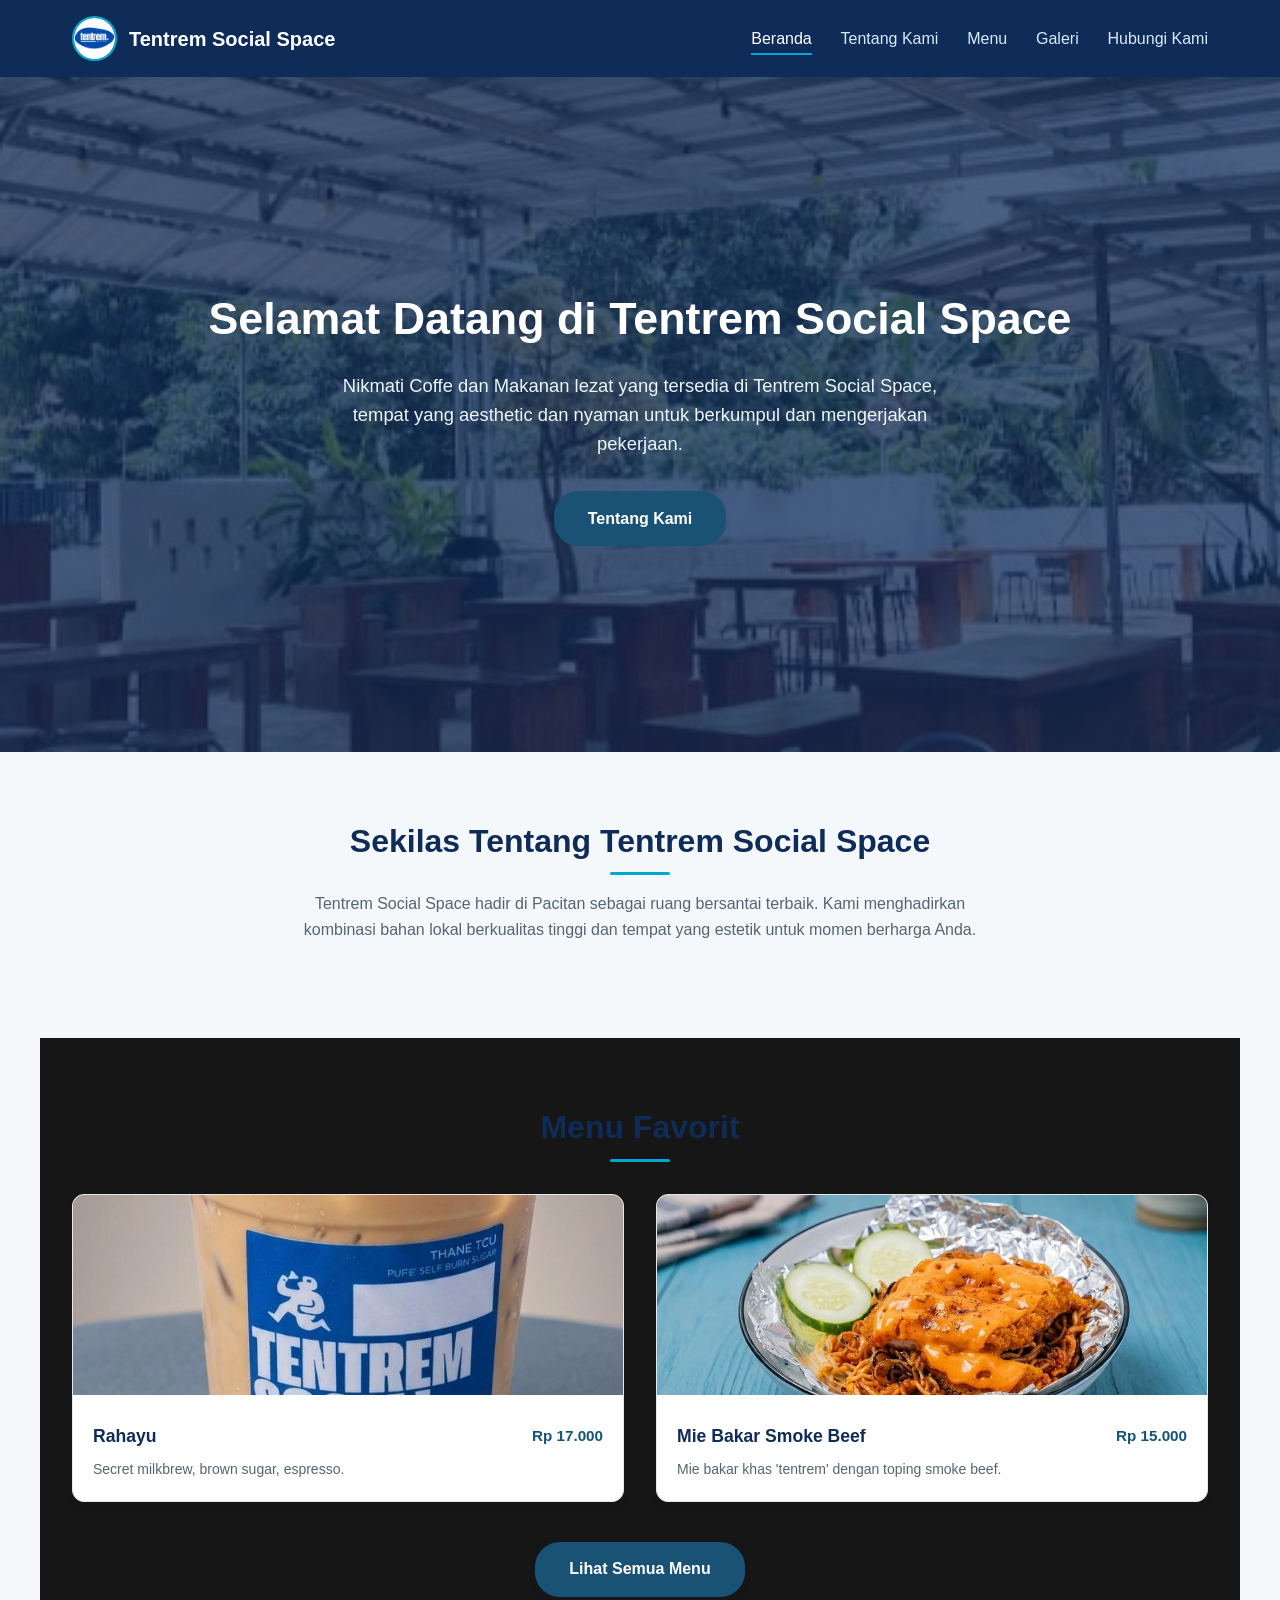
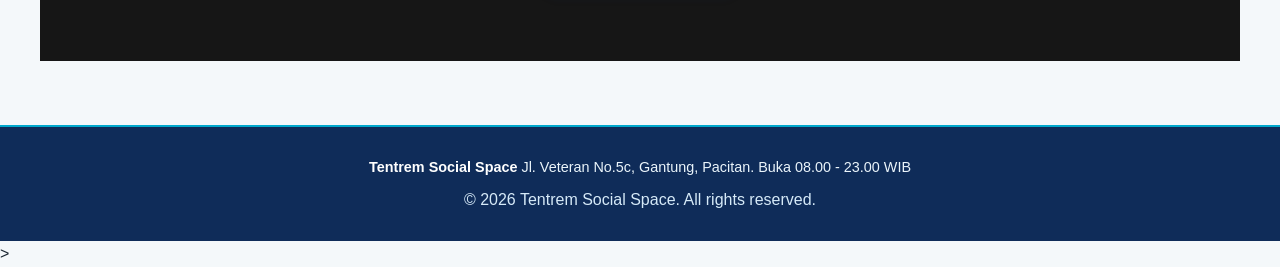
<file: index.html>
<!DOCTYPE html>
<html lang="id">
<head>
  <meta charset="UTF-8">
  <meta name="viewport" content="width=device-width, initial-scale=1.0">
  <title>Tentrem Social Space - Beranda</title>
  <link rel="stylesheet" href="style.css">
</head>
<body>

  <header class="header">
    <nav class="navbar">
      <div class="logo">
        <img src="tentrem.jpeg.jpeg" alt="Tentrem Social Space Logo" class="logo-image">
        <span>Tentrem Social Space</span>
      </div>
      <ul class="nav-links">
        <li><a href="index.html" class="active">Beranda</a></li>
        <li><a href="tentang.html">Tentang Kami</a></li>
        <li><a href="menu.html">Menu</a></li>
        <li><a href="galeri.html">Galeri</a></li>
        <li><a href="kontak.html">Hubungi Kami</a></li>
      </ul>
    </nav>
  </header>

  <main>
    <section class="hero">
      <h1>Selamat Datang di Tentrem Social Space</h1>
      <p>Nikmati Coffe dan Makanan lezat yang tersedia di Tentrem Social Space, tempat yang aesthetic dan nyaman untuk berkumpul dan mengerjakan pekerjaan.</p>
      <a href="tentang.html" class="btn">Tentang Kami</a>
    </section>

    <section class="section-padding">
      <h2 class="section-title">Sekilas Tentang Tentrem Social Space</h2>
      <p style="text-align: center; max-width: 700px; margin: 0 auto 2rem; color: var(--text-muted);">
        Tentrem Social Space hadir di Pacitan sebagai ruang bersantai terbaik. Kami menghadirkan kombinasi bahan lokal berkualitas tinggi dan tempat yang estetik untuk momen berharga Anda.
      </p>
    </section>

    <section class="section-padding" style="background-color: #161616;">
      <h2 class="section-title">Menu Favorit</h2>
      <div class="menu-grid">
        <article class="menu-card">
          <img src="menuu.jpeg" alt="Rahayu">
          <div class="menu-info">
            <div class="menu-header">
              <h3 class="menu-title">Rahayu</h3>
              <span class="menu-price">Rp 17.000</span>
            </div>
            <p class="menu-desc">Secret milkbrew, brown sugar, espresso.</p>
          </div>
        </article>

        <article class="menu-card">
          <img src="mie-bakar.jpeg" alt="Mie Bakar Smoke Beef">
          <div class="menu-info">
            <div class="menu-header">
              <h3 class="menu-title">Mie Bakar Smoke Beef</h3>
              <span class="menu-price">Rp 15.000</span>
            </div>
            <p class="menu-desc">Mie bakar khas 'tentrem' dengan toping smoke beef.</p>
          </div>
        </article>
      </div>

      <div style="text-align: center; margin-top: 2.5rem;">
        <a href="menu.html" class="btn">Lihat Semua Menu</a>
      </div>
    </section>
  </main>

  <footer class="footer">
    <div class="footer-content">
      <p class="footer-info">
      <strong>Tentrem Social Space</strong> Jl. Veteran No.5c, Gantung, Pacitan. Buka 08.00 - 23.00 WIB</p>
    <p>&copy; 2026 Tentrem Social Space. All rights reserved.</p>
  </footer>

</body>
</html>>
</file>
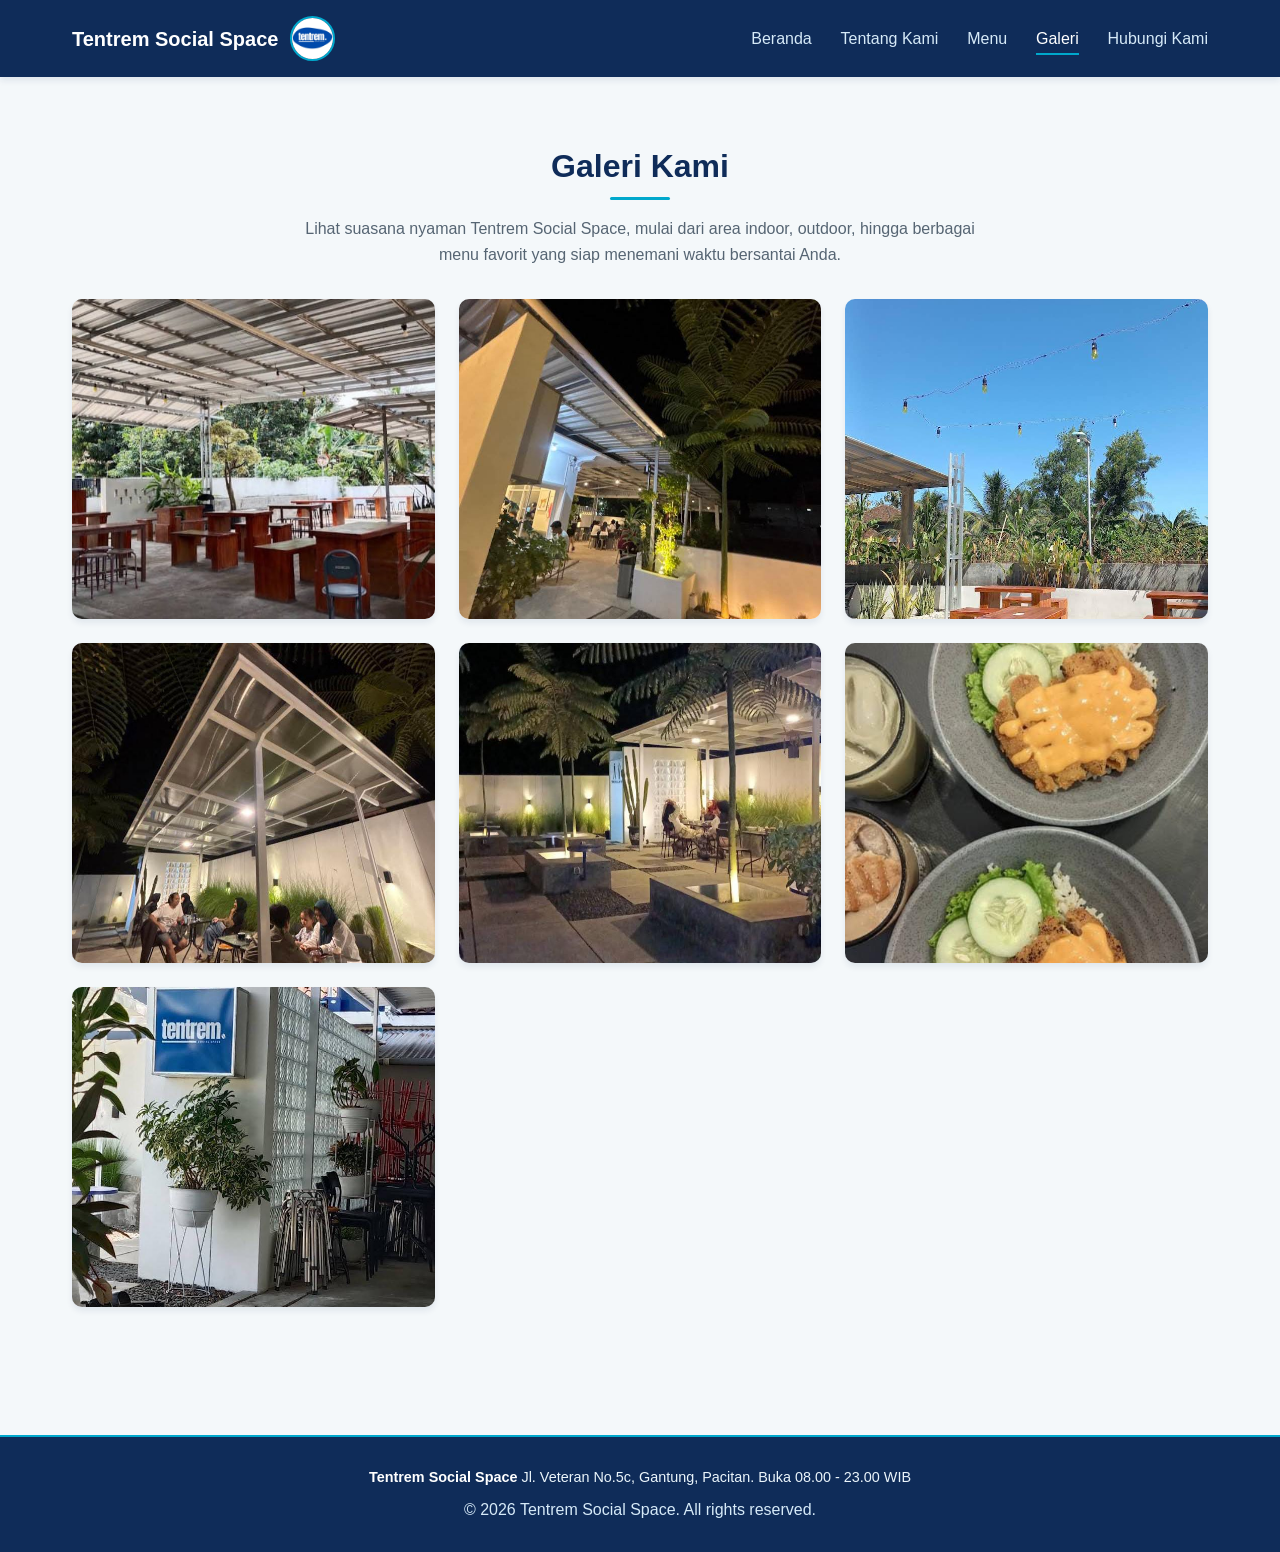
<file: galeri.html>
<!DOCTYPE html>
<html lang="id">
<head>
  <meta charset="UTF-8">
  <meta name="viewport" content="width=device-width, initial-scale=1.0">
  <title>Tentrem Social Space - Galeri</title>
  <link rel="stylesheet" href="style.css">
</head>
<body>

  <header class="header">
    <nav class="navbar">
      <div class="logo">Tentrem Social Space
        <img src="tentrem.jpeg.jpeg" alt="Tentrem Social Space Logo" class="logo-image" width="60">
      </div>
      <ul class="nav-links">
        <li><a href="index.html" >Beranda</a></li>
        <li><a href="tentang.html">Tentang Kami</a></li>
        <li><a href="menu.html">Menu</a></li>
        <li><a href="galeri.html" class="active">Galeri</a></li>
        <li><a href="kontak.html">Hubungi Kami</a></li>
      </ul>
    </nav>
  </header>

  <section class="section-padding">

<h1 class="section-title">Galeri Kami</h1>

<p style="text-align:center; max-width:700px; margin:0 auto 2rem; color:var(--text-muted);">
Lihat suasana nyaman Tentrem Social Space, mulai dari area indoor, outdoor,
hingga berbagai menu favorit yang siap menemani waktu bersantai Anda.
</p>


<div class="gallery-grid">

<img src="terasssss.jpeg" alt="Area Teras Tentrem Social Space">
<img src="terass2.jpeg" alt="Suasana Outdoor">
<img src="terasss3333.jpeg" alt="Area Duduk">
<img src="terasss4.jpeg" alt="Interior Cafe">
<img src="terasss5.jpeg" alt="Spot Nongkrong">
<img src="makanannnn.jpeg" alt="Menu Makanan">
<img src="terasss6.jpeg" alt="Pemandangan Cafe">

</div>

  </section>


<footer class="footer">
    <div class="footer-content">
      <p class="footer-info">
      <strong>Tentrem Social Space</strong> Jl. Veteran No.5c, Gantung, Pacitan. Buka 08.00 - 23.00 WIB</p>
    <p>&copy; 2026 Tentrem Social Space. All rights reserved.</p>
  </footer>

</body>
</html>
</file>
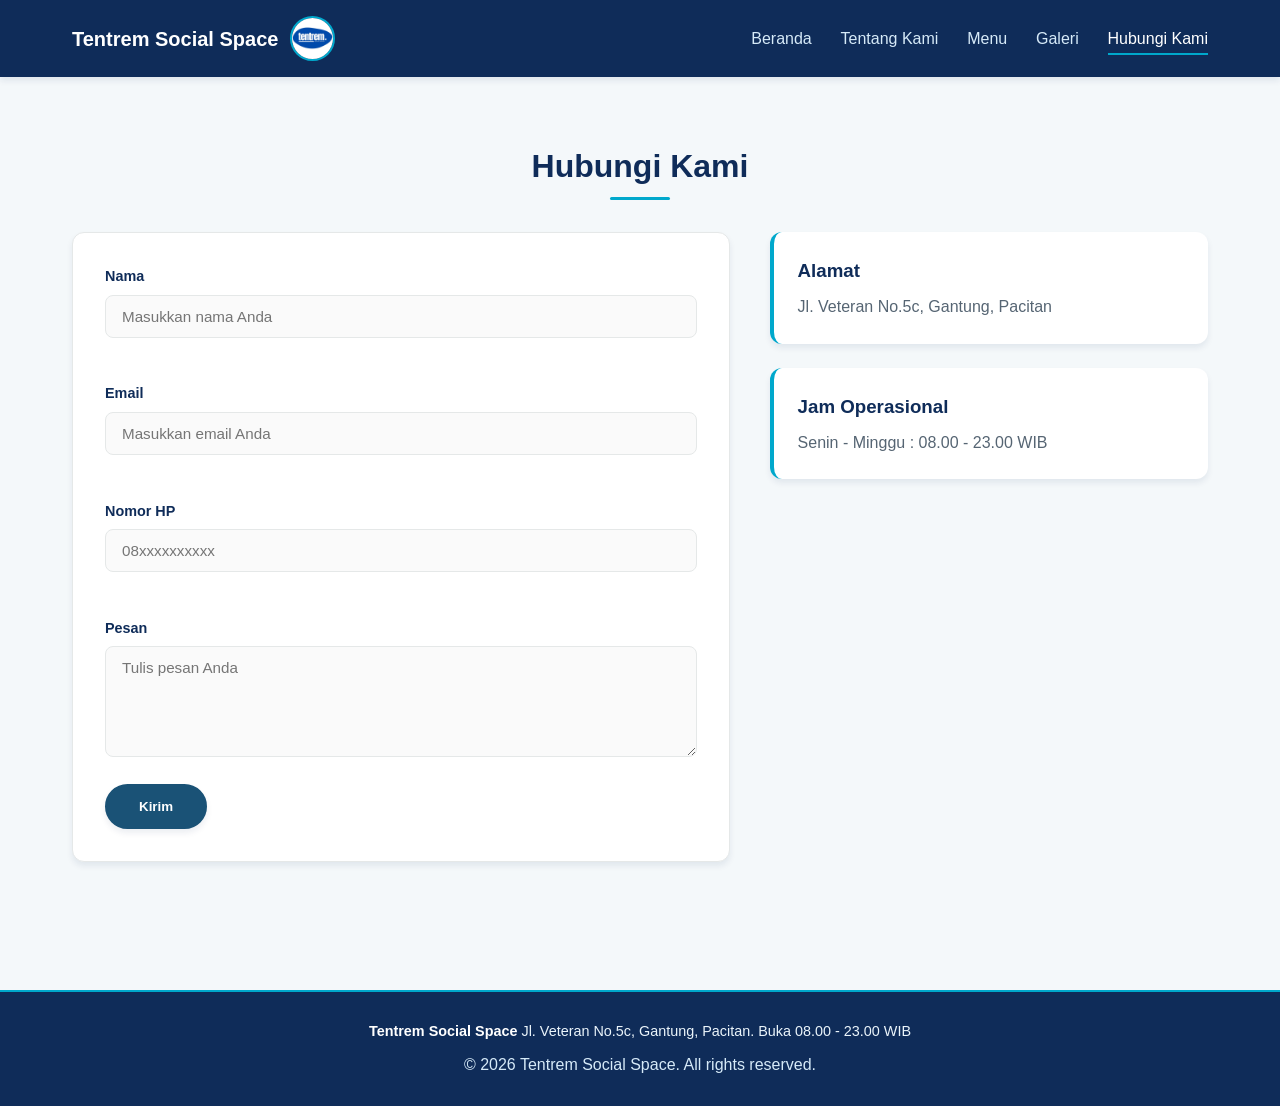
<file: kontak.html>
<!DOCTYPE html>
<html lang="id">
<head>
  <meta charset="UTF-8">
  <meta name="viewport" content="width=device-width, initial-scale=1.0">
  <title>Tentrem Social Space - Kontak</title>
  <link rel="stylesheet" href="style.css">
</head>
<body>

  <header class="header">
    <nav class="navbar">
      <div class="logo">Tentrem Social Space
        <img src="tentrem.jpeg.jpeg" alt="Tentrem Social Space Logo" class="logo-image" width="60">
      </div>
      <ul class="nav-links">
        <li><a href="index.html" >Beranda</a></li>
        <li><a href="tentang.html">Tentang Kami</a></li>
        <li><a href="menu.html">Menu</a></li>
        <li><a href="galeri.html">Galeri</a></li>
        <li><a href="kontak.html" class="active">Hubungi Kami</a></li>
      </ul>
    </nav>
  </header>

  <section class="section-padding">

<h2 class="section-title">Hubungi Kami</h2>



<div class="contact-grid">
  <div class="contact-form">
      <form>
        <div class="form-group">
          <label for="nama">Nama</label>
          <input type="text" id="nama" placeholder="Masukkan nama Anda" required>
        </div>
        <br>
        <div class="form-group">
          <label for="email">Email</label>
          <input type="email" id="email" placeholder="Masukkan email Anda" required>
        </div>
        <br>
        <div class="form-group">
          <label for="hp">Nomor HP</label>
          <input type="tel" id="hp" placeholder="08xxxxxxxxxx" required>
        </div>
        <br>
        <div class="form-group">
          <label for="pesan">Pesan</label>
        <textarea id="pesan" rows="5" placeholder="Tulis pesan Anda" required></textarea>
        </div>

        <button type="submit" class="btn">Kirim</button>
      </form>
  </div>

  <div class="contact-info">
    <div class="info-card">
      <h3>Alamat</h3>
      <p>Jl. Veteran No.5c, Gantung, Pacitan</p>
    </div>
    
    <div class="info-card">
      <h3>Jam Operasional</h3>
      <p>Senin - Minggu : 08.00 - 23.00 WIB</p>
    </div>
  </div>
</div>





</section>
<footer class="footer">
    <div class="footer-content">
      <p class="footer-info">
      <strong>Tentrem Social Space</strong> Jl. Veteran No.5c, Gantung, Pacitan. Buka 08.00 - 23.00 WIB</p>
    <p>&copy; 2026 Tentrem Social Space. All rights reserved.</p>
  </footer>

</body>
</html>
</file>
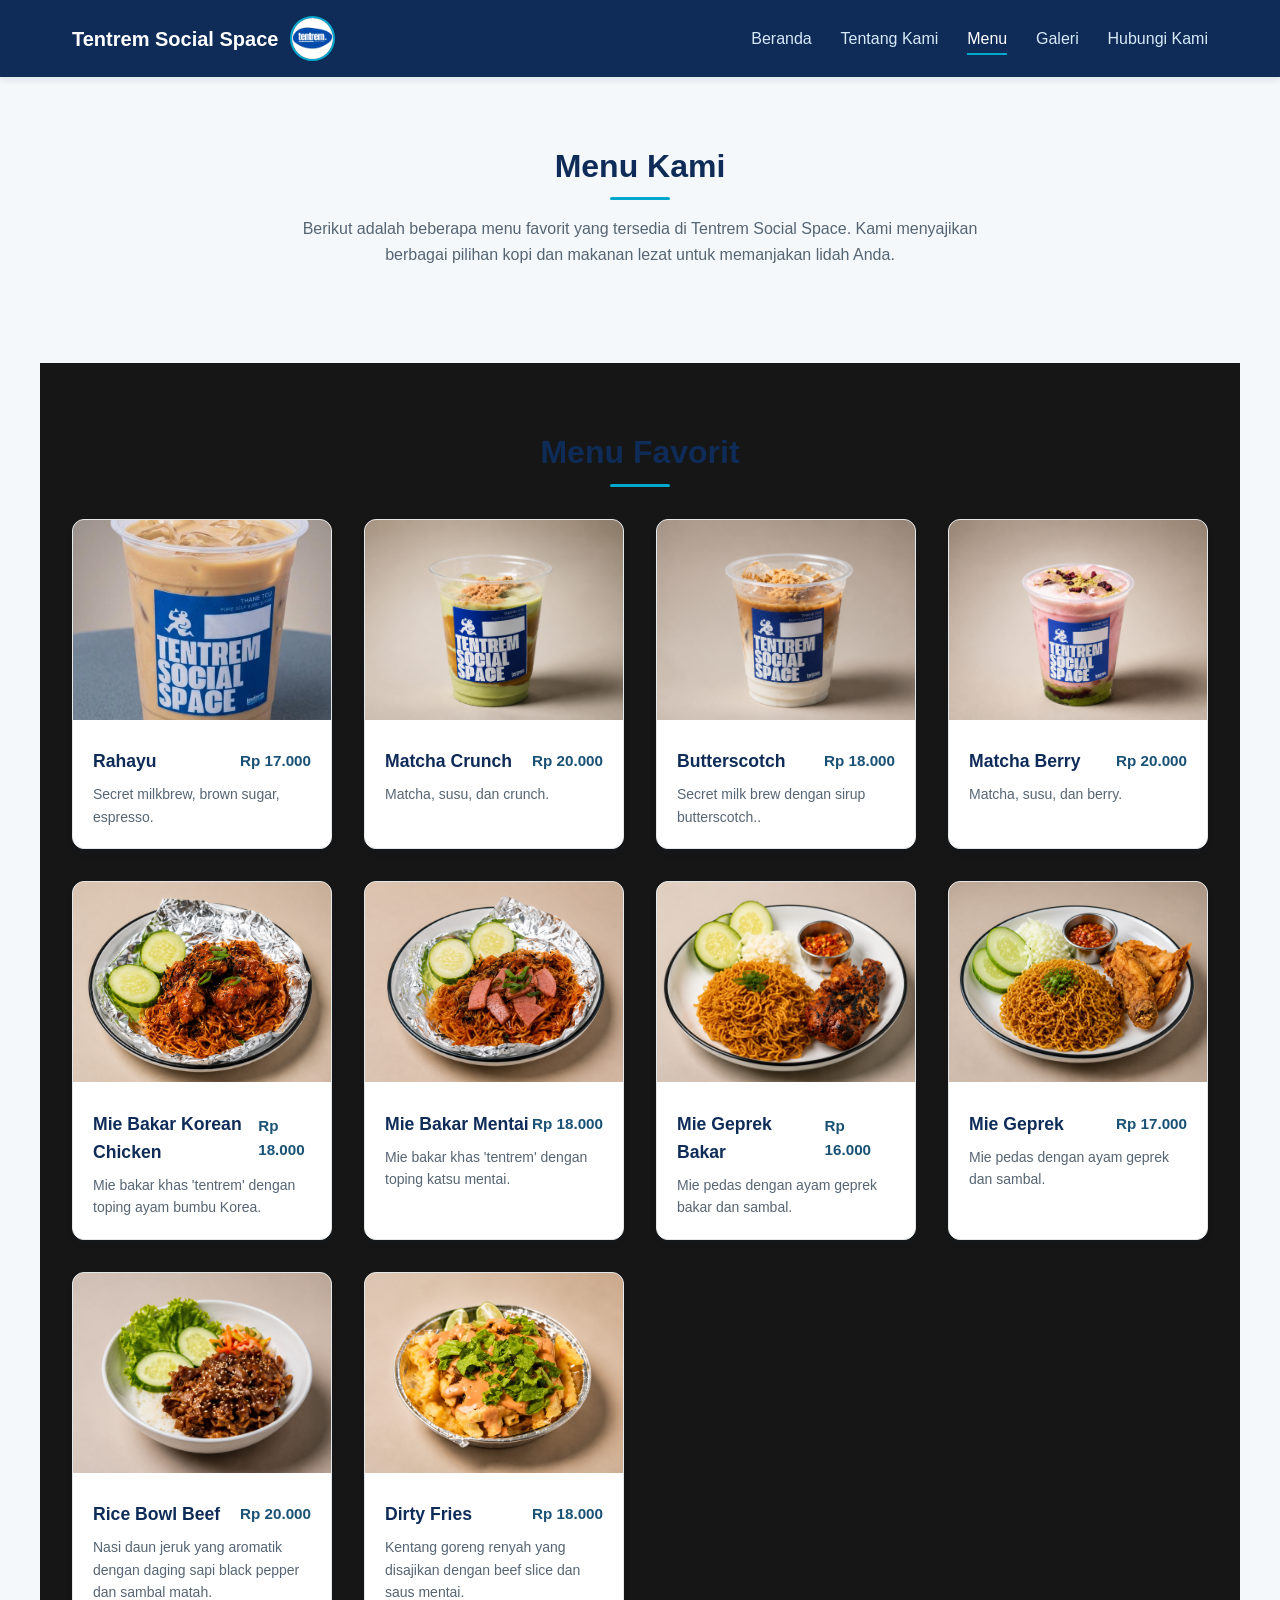
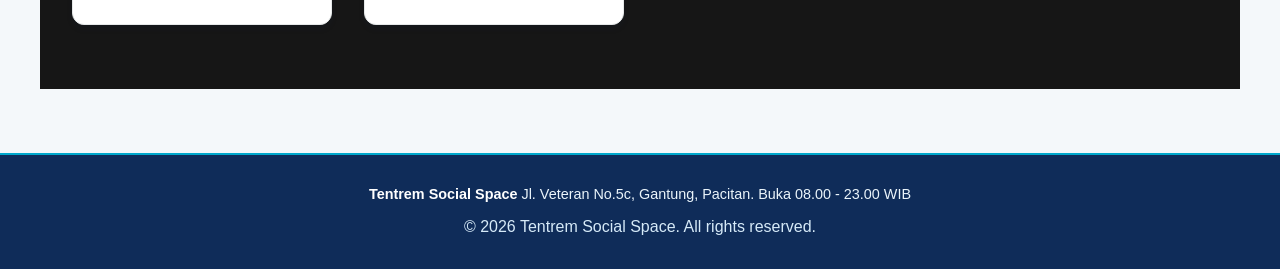
<file: menu.html>
<!DOCTYPE html>
<html lang="en">
<head>
    <meta charset="UTF-8">
    <meta name="viewport" content="width=device-width, initial-scale=1.0">
    <title>Tentrem Social Space - Menu</title>
    <link rel="stylesheet" href="style.css">
</head>
<body>
    
     <header class="header">
    <nav class="navbar">
      <div class="logo">Tentrem Social Space
        <img src="tentrem.jpeg.jpeg" alt="Tentrem Social Space Logo" class="logo-image" width="60">
      </div>
      <ul class="nav-links">
        <li><a href="index.html">Beranda</a></li>
        <li><a href="tentang.html">Tentang Kami</a></li>
        <li><a href="menu.html" class="active">Menu</a></li>
        <li><a href="galeri.html">Galeri</a></li>
        <li><a href="kontak.html">Hubungi Kami</a></li>
      </ul>
    </nav>
  </header>

  <main>
    <section class="section-padding">
        <h1 class="section-title">Menu Kami</h1>
        <p style="text-align: center; max-width: 700px; margin: 0 auto 2rem; color: var(--text-muted);">
            Berikut adalah beberapa menu favorit yang tersedia di Tentrem Social Space. Kami menyajikan berbagai pilihan kopi dan makanan lezat untuk memanjakan lidah Anda.
        </p>
    </section>

    <section class="section-padding" style="background-color: #161616;">
        <h2 class="section-title">Menu Favorit</h2>
        <div class="menu-grid">
            <article class="menu-card">
               <img src="menuu.jpeg" alt="Rahayu" loading="lazy">
                <div class="menu-info">
                    <div class="menu-header">
                        <h3 class="menu-title">Rahayu</h3>
                        <span class="menu-price">Rp 17.000</span>
                    </div>
                    <p class="menu-desc">Secret milkbrew, brown sugar, espresso.</p>
                </div>
            </article>
            <article class="menu-card">
                <img src="matchaaa.png" alt="matcha crunch">
                <div class="menu-info">
                    <div class="menu-header">
                        <h3 class="menu-title">Matcha Crunch</h3>
                        <span class="menu-price">Rp 20.000</span>
                    </div>
                    <p class="menu-desc">Matcha, susu, dan crunch.</p>
                </div>
            </article>
            <article class="menu-card">
                <img src="butterscooth.png" alt="Butterscooth">
                <div class="menu-info">
                    <div class="menu-header">
                        <h3 class="menu-title">Butterscotch</h3>
                        <span class="menu-price">Rp 18.000</span>
                    </div>
                    <p class="menu-desc">Secret milk brew dengan sirup butterscotch..</p>
                </div>
            </article>
            <article class="menu-card">
                <img src="matchastroberi.png" alt="Matcha Berry">
                <div class="menu-info">
                    <div class="menu-header">
                        <h3 class="menu-title">Matcha Berry</h3>
                        <span class="menu-price">Rp 20.000</span>
                    </div>
                    <p class="menu-desc">Matcha, susu, dan berry.</p>
                </div>
            </article>
            <article class="menu-card">
                <img src="mie bakar koreahhh.png" alt="Mie Bakar Korea">
                <div class="menu-info">
                    <div class="menu-header">
                        <h3 class="menu-title">Mie Bakar Korean Chicken</h3>
                        <span class="menu-price">Rp 18.000</span>
                    </div>
                    <p class="menu-desc">Mie bakar khas 'tentrem' dengan toping ayam bumbu Korea.</p>
                </div>
            </article>
            <article class="menu-card">
                <img src="mie bakar mentai.png" alt="Mie Bakar Mentai">
                <div class="menu-info">
                    <div class="menu-header">
                        <h3 class="menu-title">Mie Bakar Mentai</h3>
                        <span class="menu-price">Rp 18.000</span>
                    </div>
                    <p class="menu-desc">Mie bakar khas 'tentrem' dengan toping katsu mentai.</p>
                </div>
            </article>
            <article class="menu-card">
                <img src="mie geprek bakar.png" alt="Mie Geprek Bakar">
                <div class="menu-info">
                    <div class="menu-header">
                        <h3 class="menu-title">Mie Geprek Bakar</h3>
                        <span class="menu-price">Rp 16.000</span>
                    </div>
                    <p class="menu-desc">Mie pedas dengan ayam geprek bakar dan sambal.</p>
                </div>
            </article>
            <article class="menu-card">
                <img src="mie geprek.png" alt="Mie Geprek">
                <div class="menu-info">
                    <div class="menu-header">
                        <h3 class="menu-title">Mie Geprek</h3>
                        <span class="menu-price">Rp 17.000</span>
                    </div>
                    <p class="menu-desc">Mie pedas dengan ayam geprek dan sambal.</p>
                </div>
            </article>
             <article class="menu-card">
                <img src="rice bowlbeef.png" alt="Rice Bowl Beef">
                <div class="menu-info">
                    <div class="menu-header">
                        <h3 class="menu-title">Rice Bowl Beef</h3>
                        <span class="menu-price">Rp 20.000</span>
                    </div>
                    <p class="menu-desc">Nasi daun jeruk yang aromatik dengan daging sapi black pepper dan sambal matah.</p>
                </div>
            </article>
            <article class="menu-card">
                <img src="dirty ffries.png" alt="Dirty Fries">
                <div class="menu-info">
                    <div class="menu-header">
                        <h3 class="menu-title">Dirty Fries</h3>
                        <span class="menu-price">Rp 18.000</span>
                    </div>
                    <p class="menu-desc">Kentang goreng renyah yang disajikan dengan beef slice dan saus mentai.</p>
                </div>
            </article>
        </div>
    </section>
  </main>

<footer class="footer">
    <div class="footer-content">
      <p class="footer-info">
      <strong>Tentrem Social Space</strong> Jl. Veteran No.5c, Gantung, Pacitan. Buka 08.00 - 23.00 WIB</p>
    <p>&copy; 2026 Tentrem Social Space. All rights reserved.</p>
  </footer>

</body>
</html>
</file>
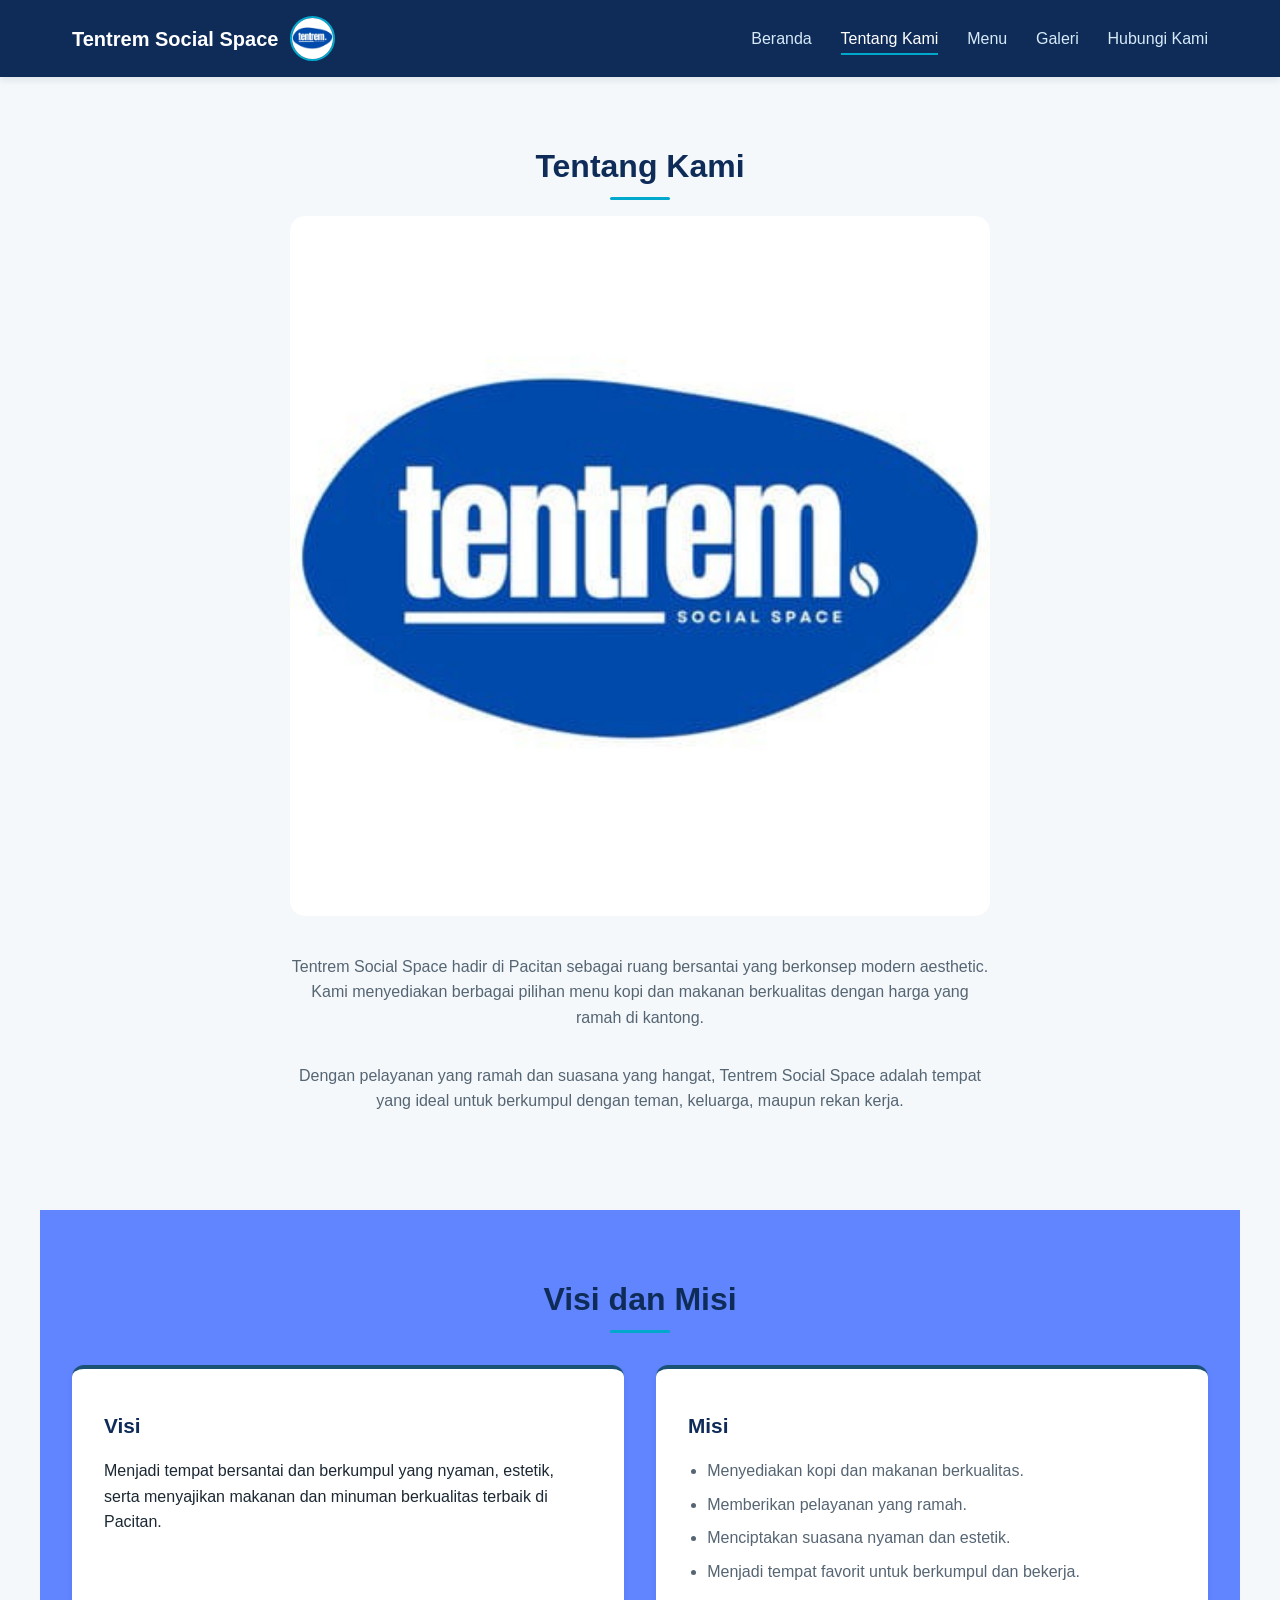
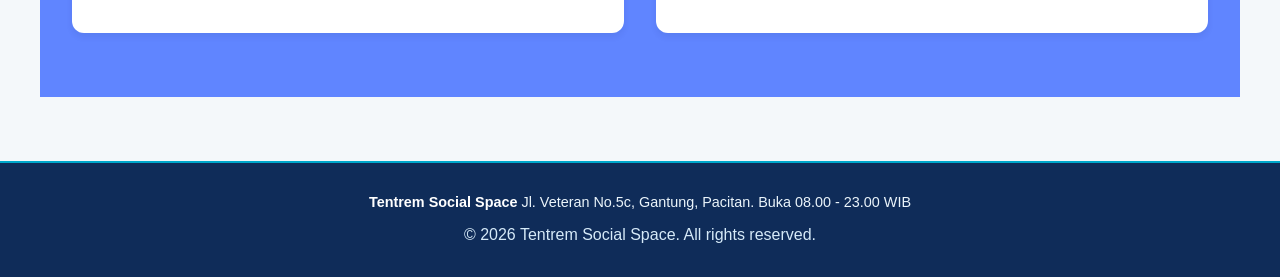
<file: tentang.html>
<!DOCTYPE html>
<html lang="en">
<head>
    <meta charset="UTF-8">
    <meta name="viewport" content="width=device-width, initial-scale=1.0">
    <title>Tentrem Social Space - Tentang</title>
    <link rel="stylesheet" href="style.css">
</head>
<body>

    <header class="header">
    <nav class="navbar">
      <div class="logo">Tentrem Social Space
        <img src="tentrem.jpeg.jpeg" alt="Tentrem Social Space Logo" class="logo-image" width="60">
      </div>
      <ul class="nav-links">
        <li><a href="index.html" >Beranda</a></li>
        <li><a href="tentang.html" class="active">Tentang Kami</a></li>
        <li><a href="menu.html">Menu</a></li>
        <li><a href="galeri.html">Galeri</a></li>
        <li><a href="kontak.html">Hubungi Kami</a></li>
      </ul>
    </nav>
  </header>
  
    <main>
        <section class="section-padding">
            <h1 class="section-title">Tentang Kami</h1>

            <div style="text-align:center; margin-bottom:30px;">
                 <img src="tentrem.jpeg.jpeg"
                  alt="Tentrem Social Space"
                  style="width:80%; max-width:700px; border-radius:15px;">
            </div>

            <p style="text-align: center; max-width: 700px; margin: 0 auto 2rem; color: var(--text-muted);">
                Tentrem Social Space hadir di Pacitan sebagai ruang bersantai yang berkonsep modern aesthetic. Kami menyediakan berbagai pilihan menu kopi dan makanan berkualitas dengan harga yang ramah di kantong.
            </p>
            <p style="text-align: center; max-width: 700px; margin: 0 auto 2rem; color: var(--text-muted);">
                Dengan pelayanan yang ramah dan suasana yang hangat, Tentrem Social Space adalah tempat yang ideal untuk berkumpul dengan teman, keluarga, maupun rekan kerja.
            </p>
        </section>

        <section class="section-padding" style="background-color: #6085ff;">
            <h2 class="section-title">Visi dan Misi</h2>
            <div class="content-grid">
                <div class="content-card">
            <h3>Visi</h3>
            <p>
                Menjadi tempat bersantai dan berkumpul yang nyaman,
                estetik, serta menyajikan makanan dan minuman berkualitas
                terbaik di Pacitan.
            </p>
            </div>
            
            <div class="content-card">
            <h3>Misi</h3>
            <ul>
                <li>Menyediakan kopi dan makanan berkualitas.</li>
                <li>Memberikan pelayanan yang ramah.</li>
                <li>Menciptakan suasana nyaman dan estetik.</li>
                <li>Menjadi tempat favorit untuk berkumpul dan bekerja.</li>
            </ul>
        </div>
        </section>
    </main>

 <footer class="footer">
    <div class="footer-content">
      <p class="footer-info">
      <strong>Tentrem Social Space</strong> Jl. Veteran No.5c, Gantung, Pacitan. Buka 08.00 - 23.00 WIB</p>
    <p>&copy; 2026 Tentrem Social Space. All rights reserved.</p>
  </footer>

</body>
</html>
</file>
<file: style.css>
:root {
  --primary-navy: #0F2C59;       
  --primary-blue: #1A5276;      
  --accent-cyan: #00A8CC;       
  --bg-light: #F4F8FA;           
  --bg-card: #FFFFFF;           
  --text-dark: #1C2833;          
  --text-muted: #566573;         
  --border-color: #E5E8E8;       
  --shadow-sm: 0 4px 6px rgba(15, 44, 89, 0.08);
  --shadow-md: 0 8px 20px rgba(15, 44, 89, 0.12);
  --transition: all 0.3s ease;
}

* {
  margin: 0;
  padding: 0;
  box-sizing: border-box;
  font-family: 'Segoe UI', Tahoma, Geneva, Verdana, sans-serif;
}

body {
  background-color: var(--bg-light);
  color: var(--text-dark);
  line-height: 1.6;
}


.header {
  background-color: var(--primary-navy);
  position: sticky;
  top: 0;
  z-index: 1000;
  box-shadow: var(--shadow-sm);
}

.navbar {
  display: flex;                
  justify-content: space-between;
  align-items: center;
  max-width: 1200px;
  margin: 0 auto;
  padding: 1rem 2rem;
}

.logo {
  display: flex;                
  align-items: center;
  gap: 12px;
  color: #FFFFFF;
  font-size: 1.25rem;
  font-weight: 700;
}

.logo-image {
  height: 45px;
  width: 45px;
  border-radius: 50%;
  object-fit: cover;
  border: 2px solid var(--accent-cyan);
}

.nav-links {
  display: flex;               
  list-style: none;
  gap: 1.8rem;
}

.nav-links a {
  color: #D6EAF8;
  text-decoration: none;
  font-weight: 500;
  transition: var(--transition);
  padding: 0.5rem 0;
  position: relative;
}

.nav-links a:hover,
.nav-links a.active {
  color: #FFFFFF;
}

.nav-links a::after {
  content: '';
  position: absolute;
  bottom: 0;
  left: 0;
  width: 0;
  height: 2px;
  background-color: var(--accent-cyan);
  transition: var(--transition);
}

.nav-links a:hover::after,
.nav-links a.active::after {
  width: 100%;
}


.hero {
  background: linear-gradient(rgba(15, 44, 89, 0.75), rgba(15, 44, 89, 0.75)), 
              url('terasssss.jpeg') center/cover no-repeat;
  height: 75vh;
  display: flex;               
  flex-direction: column;
  justify-content: center;
  align-items: center;
  text-align: center;
  color: #FFFFFF;
  padding: 0 1.5rem;
}

.hero h1 {
  font-size: 2.8rem;
  margin-bottom: 1rem;
  font-weight: 700;
}

.hero p {
  font-size: 1.15rem;
  max-width: 650px;
  margin-bottom: 2rem;
  color: #EBF5FB;
}

.btn {
  display: inline-block;
  padding: 0.8rem 2rem;
  background-color: var(--primary-blue);
  color: #FFFFFF;
  text-decoration: none;
  border-radius: 25px;
  font-weight: 600;
  border: 2px solid var(--primary-blue);
  transition: var(--transition);
  cursor: pointer;
  box-shadow: var(--shadow-sm);
}

.btn:hover {
  background-color: var(--accent-cyan);
  border-color: var(--accent-cyan);
  transform: translateY(-2px);
  box-shadow: var(--shadow-md);
}


.section-padding {
  padding: 4rem 2rem;
  max-width: 1200px;
  margin: 0 auto;
}

.section-dark {
  background-color: #0B1D3A;
  color: #FFFFFF;
  border-radius: 16px;
  margin-top: 2rem;
  margin-bottom: 2rem;
}

.section-dark .section-title {
  color: #FFFFFF;
}

.section-title {
  text-align: center;
  font-size: 2rem;
  color: var(--primary-navy);
  margin-bottom: 1rem;
  position: relative;
  padding-bottom: 0.5rem;
}

.section-title::after {
  content: '';
  position: absolute;
  bottom: 0;
  left: 50%;
  transform: translateX(-50%);
  width: 60px;
  height: 3px;
  background-color: var(--accent-cyan);
  border-radius: 2px;
}

.section-desc {
  text-align: center;
  max-width: 700px;
  margin: 0 auto 2.5rem;
  color: var(--text-muted);
}


.menu-grid {
  display: grid;               
  grid-template-columns: repeat(auto-fit, minmax(260px, 1fr));
  gap: 2rem;
  margin-top: 2rem;
}

.menu-card {
  background: var(--bg-card);
  border-radius: 12px;
  overflow: hidden;
  box-shadow: var(--shadow-sm);
  transition: var(--transition);
  border: 1px solid var(--border-color);
}

.menu-card:hover {
  transform: translateY(-5px);
  box-shadow: var(--shadow-md);
}

.menu-card img {
  width: 100%;
  height: 200px;
  object-fit: cover;
}

.menu-info {
  padding: 1.25rem;
}

.menu-header {
  display: flex;               
  justify-content: space-between;
  align-items: center;
  margin-bottom: 0.5rem;
}

.menu-title {
  font-size: 1.1rem;
  color: var(--primary-navy);
  font-weight: 600;
}

.menu-price {
  color: var(--primary-blue);
  font-weight: 700;
  font-size: 0.95rem;
}

.menu-desc {
  color: var(--text-muted);
  font-size: 0.875rem;
}

.about-hero {
  text-align: center;
  margin-bottom: 2rem;
}

.about-hero-img {
  width: 100%;
  max-width: 750px;
  height: 380px;
  object-fit: cover;
  border-radius: 15px;
  box-shadow: var(--shadow-md);
}

.content-grid {
  display: grid;               
  grid-template-columns: repeat(auto-fit, minmax(300px, 1fr));
  gap: 2rem;
  margin-top: 2rem;
}

.content-card {
  background-color: var(--bg-card);
  padding: 2.5rem 2rem;
  border-radius: 12px;
  box-shadow: var(--shadow-sm);
  border-top: 4px solid var(--primary-blue);
}

.content-card h3 {
  color: var(--primary-navy);
  margin-bottom: 1rem;
  font-size: 1.3rem;
}

.content-card ul {
  padding-left: 1.2rem;
  color: var(--text-muted);
}

.content-card ul li {
  margin-bottom: 0.5rem;
}


.gallery-grid {
  display: grid;               
  grid-template-columns: repeat(auto-fill, minmax(280px, 1fr));
  gap: 1.5rem;
  margin-top: 2rem;
}

.gallery-grid img {
  display: grid;
  width: 100%;
  height: 320px;
  object-fit: cover;
  border-radius: 10px;
  box-shadow: var(--shadow-sm);
  transition: var(--transition);
}

.gallery-grid img:hover {
  width: 100%;
  height: 320px;
  transform: scale(1.03);
  box-shadow: var(--shadow-md);
}


.contact-grid {            
  display: grid;
  grid-template-columns: 3fr 2fr;
  gap: 2.5rem;
  margin-top: 2rem;
}

.contact-form {
  background: var(--bg-card);
  padding: 2rem;
  border-radius: 12px;
  box-shadow: var(--shadow-sm);
  border: 1px solid var(--border-color);
}

.form-group {
  margin-bottom: 1.2rem;
}

.form-group label {
  display: block;
  margin-bottom: 0.4rem;
  font-weight: 600;
  color: var(--primary-navy);
  font-size: 0.9rem;
}

.form-group input,
.form-group textarea {
  width: 100%;
  padding: 0.75rem 1rem;
  border: 1px solid var(--border-color);
  border-radius: 8px;
  outline: none;
  font-size: 0.95rem;
  background-color: #FAFAFA;
  transition: var(--transition);
}

.form-group input:focus,
.form-group textarea:focus {
  border-color: var(--primary-blue);
  background-color: #FFFFFF;
  box-shadow: 0 0 0 3px rgba(26, 82, 114, 0.1);
}

.contact-info {
  display: flex;               
  flex-direction: column;
  gap: 1.5rem;
}

.info-card {
  background: var(--bg-card);
  padding: 1.5rem;
  border-radius: 12px;
  box-shadow: var(--shadow-sm);
  border-left: 4px solid var(--accent-cyan);
}

.info-card h3 {
  color: var(--primary-navy);
  margin-bottom: 0.5rem;
}

.info-card p {
  color: var(--text-muted);
}

.footer {
  background-color: var(--primary-navy);
  color: #D6EAF8;
  text-align: center;
  padding: 1.8rem 1rem;
  margin-top: 4rem;
  border-top: 2px solid var(--accent-cyan);
}

.footer-content {
  display: flex;               
  flex-direction: column;
  gap: 0.5rem;
  max-width: 800px;
  margin: 0 auto;
}

.footer-info {
  font-size: 0.9rem;
  color: #EBF5FB;
}

.footer-info strong {
  color: #FFFFFF;
}

.footer-copy {
  font-size: 0.8rem;
  color: #A9CCE3;
}

@media (max-width: 768px) {
  .navbar {
    flex-direction: column;
    gap: 1rem;
  }

  .nav-links {
    gap: 1rem;
    font-size: 0.9rem;
    flex-wrap: wrap;
    justify-content: center;
  }

  .hero h1 {
    font-size: 2rem;
  }

  .contact-grid {
    grid-template-columns: 1fr;
  }

  .about-hero-img {
    height: 250px;
  }
}
</file>
